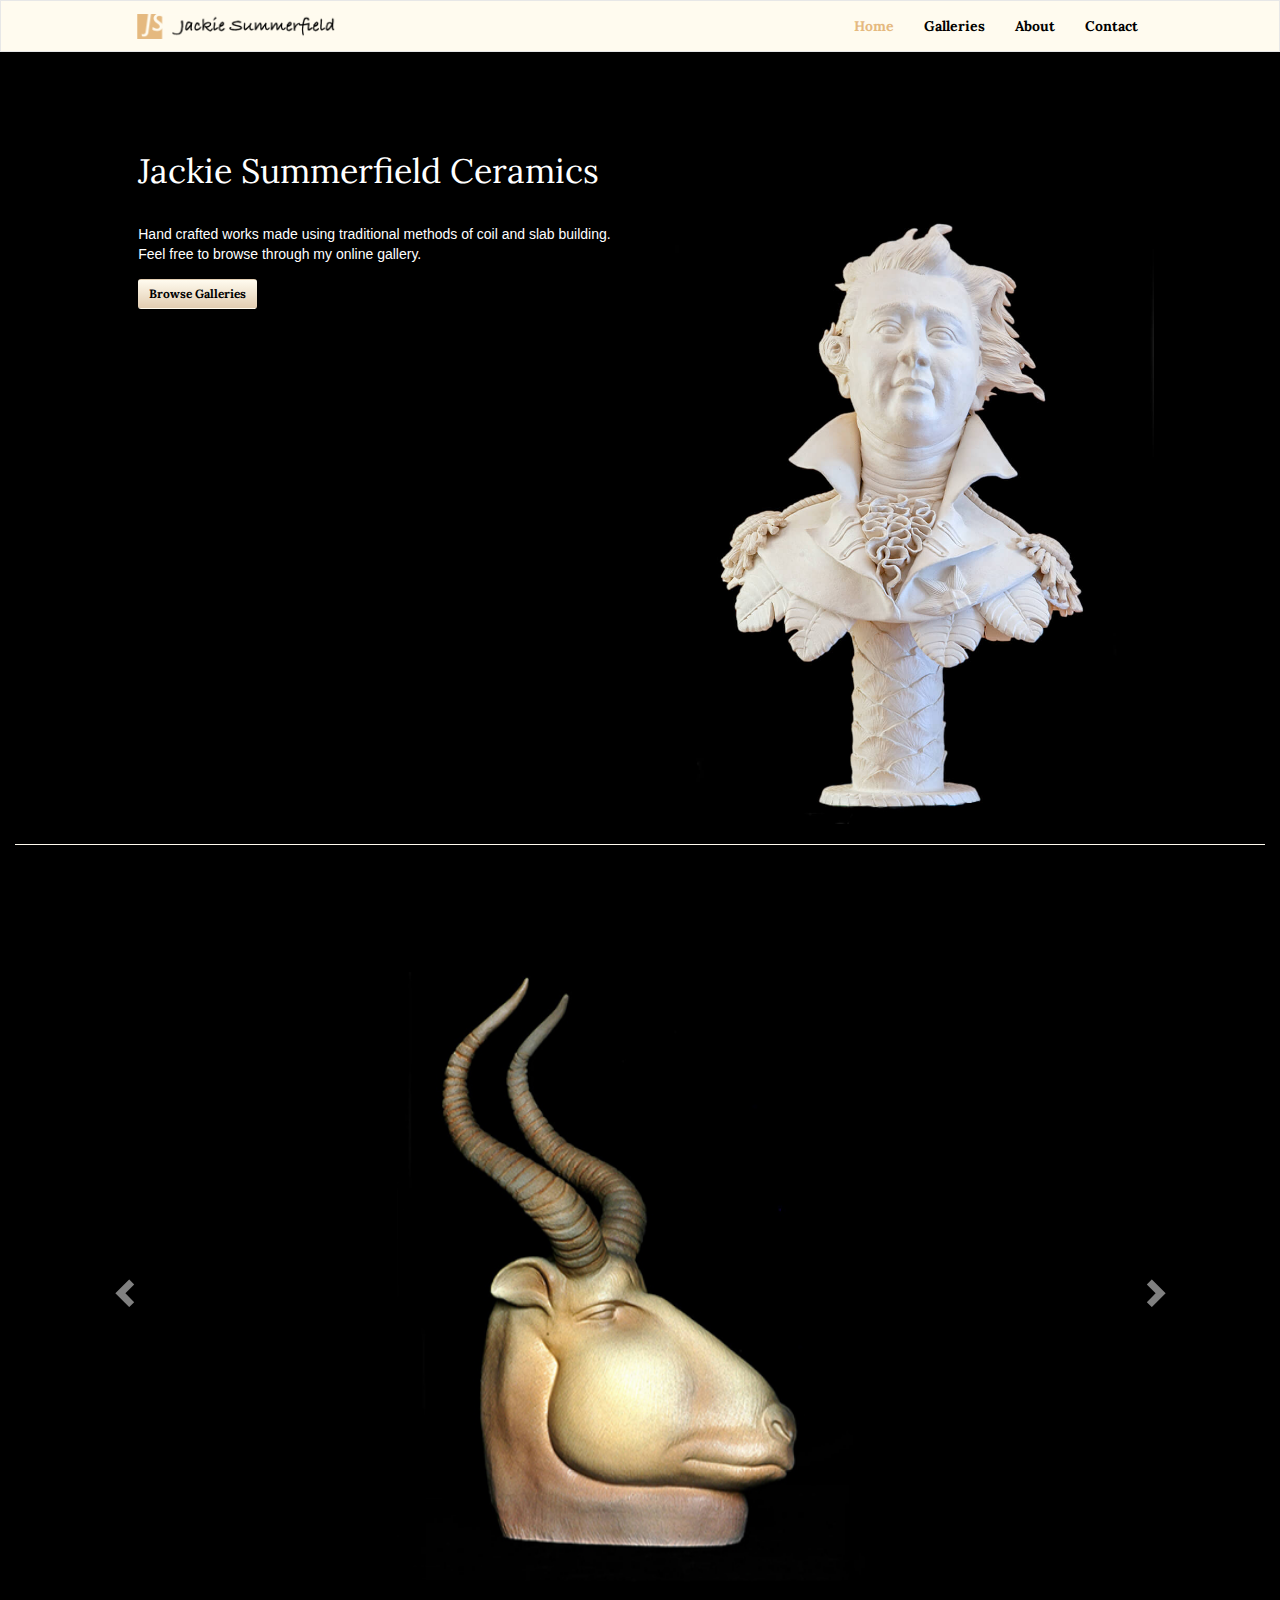
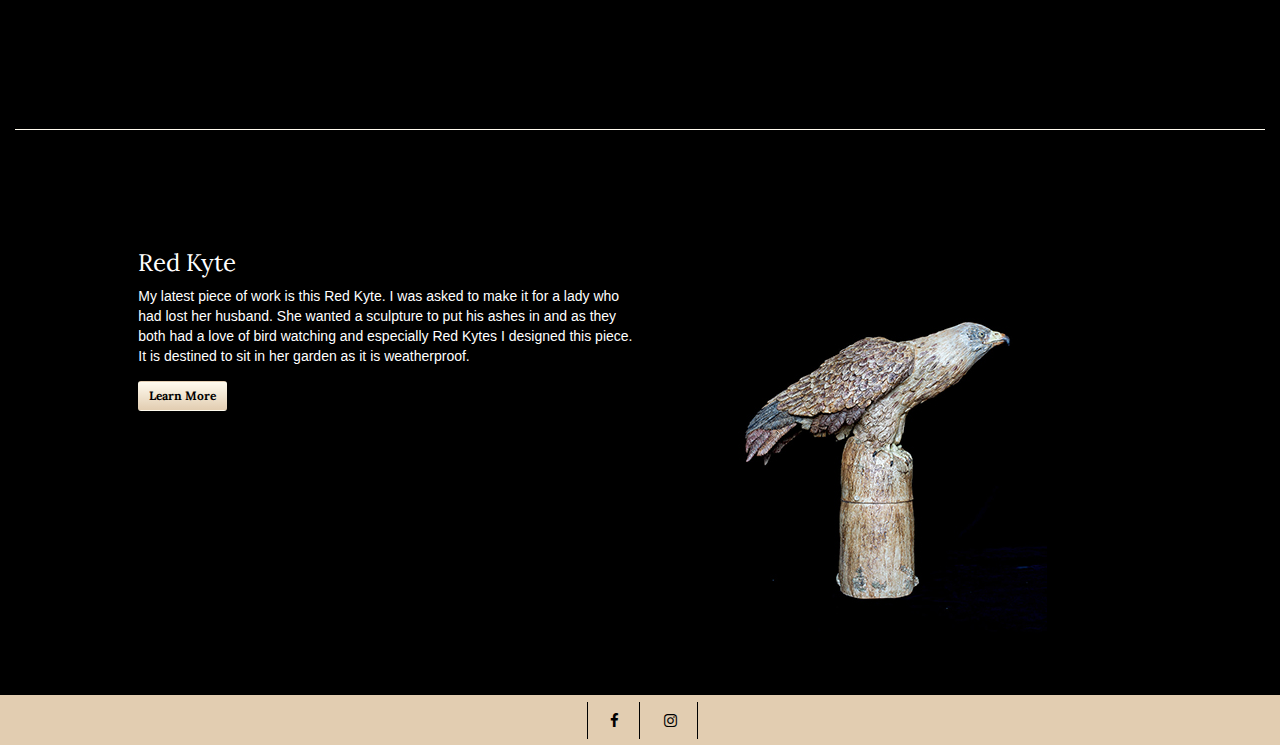
<file: index.html>
<!DOCTYPE html>
<html lang="en">
<head>
<!-- Global site tag (gtag.js) - Google Analytics -->
<script async src="https://www.googletagmanager.com/gtag/js?id=UA-126964852-1"></script>
<script>
  window.dataLayer = window.dataLayer || [];
  function gtag(){dataLayer.push(arguments);}
  gtag('js', new Date());

  gtag('config', 'UA-126964852-1');
</script>
<meta charset="utf-8">
<meta name="viewport" content="width=device-width, initial-scale=1.0">
<meta name="Description" content="Ceramics, Sculptor, Ceramic portrature, Anmial Sculptures, Sculptures">
<meta name="google-site-verification" content="Q5gagdfETzAcwWKNXW7pykFk4oWIcl03kajCCVgRbmA" />
<meta name="Keywords" content="Ceramics, Sculptor, Ceramic portrature, Anmial Sculptures, Sculptures">
<meta name="author" content="Jed Boyle @ www.jedboyle.com">
<title>Jackie Summerfield Ceramics | Sculptures by commission</title>
<meta http-equiv="X-UA-Compatible" content="ie=edge">
<link rel="stylesheet" href="https://maxcdn.bootstrapcdn.com/bootstrap/3.3.7/css/bootstrap.min.css">
<link href="https://maxcdn.bootstrapcdn.com/font-awesome/4.4.0/css/font-awesome.min.css" rel="stylesheet"/>
<link href="https://maxcdn.bootstrapcdn.com/bootstrap/3.3.5/css/bootstrap.min.css" rel="stylesheet"/>
<link rel="shortcut icon" type="image/png" href="assets/images/logo/favicon.jpg">
<link rel="stylesheet" href="assets/css/styles.css">
</head>

<body>
<header> 
  
  <!--Navbar-->
  <nav class="navbar navbar-default">
    <div class="container-fluid1"> 
      <!--Logo-->
      <div class="navbar-header"> <a href="index.html" class="navbar-brand"> <img src="assets/images/logo/logo.png" width="200" alt="Jackie Summerfield Seramics Logo"> </a>
        <button type="button" class="navbar-toggle collapsed" data-toggle="collapse" data-target="#navbar"> <span class="sr-only">Toggle navigation</span> <span class="icon-bar"></span> <span class="icon-bar"></span> <span class="icon-bar"></span> </button>
      </div>
      <div class="navbar-collapse collapse" id="navbar">
        <ul class="nav navbar-nav navbar-right">
          <li class="active"><a href="index.html">Home</a></li>
          <li><a href="catagories.html">Galleries</a></li>
          <li><a href="about.html">About</a></li>
          <li><a href="contact.html">Contact</a></li>
        </ul>
      </div>
    </div>
  </nav>
</header>

<!-- callout -->
<div class="container-fluid callout-with-border">
  <section class="callout">
    <div class="row">
      <div class="col-xs-12">
        <div class="header">
          <h1>Jackie Summerfield Ceramics</h1>
        </div>
      </div>
    </div>
    <div class="row">
      <div class="col-xs-12  col-sm-6 col-md-6 col-lg-6">
        <div class="callout1">
          <p>Hand crafted works made using traditional methods of coil and slab building. Feel free to browse through my online gallery.</p>
          <a href="catagories.html" class="btn btn-sm btn-defalt">Browse Galleries</a> </div>
      </div>
      <div class="callout2 text-center">
        <div class="col-xs-12 col-sm-6 col-md-6 col-lg-6">
          <div class="feature2"> <img src="assets/images/portraits/003george1v.jpg" width="360" alt="King George the IV Sculpture"><br>
            <br>
          </div>
        </div>
      </div>
    </div>
  </section>
  
  <!-- Carousel -->
  <div class="container-fluid carousel-container">
    <div class="carousel">
      <div class="container-fluid"> <br>
        <div id="myCarousel" class="carousel slide" data-ride="carousel"> 
          <!-- Indicators --> 
          
          <!-- Wrapper for slides -->
          <div class="carousel-inner" role="listbox">
            <div class="item active"> <img src="assets/images/carousel/02antelope.jpg" alt="Antelope Sculpture" width="460" height="345"> </div>
            <div class="item"> <img src="assets/images/carousel/001greyowl.jpg" alt="Woman Sculpture" width="350" > </div>
            <div class="item"> <img src="assets/images/carousel/display3.jpg" alt="Woman Sculpture" width="350" > </div>
            <div class="item"> <img src="assets/images/carousel/display5.jpg" alt="Seaguls Sculpture" width="350" > </div>
          </div>
        </div>
        
        <!-- Left and right controls --> 
        <a class="left carousel-control" href="#myCarousel" role="button" data-slide="prev"> <span class="glyphicon glyphicon-chevron-left" aria-hidden="true"></span> <span class="sr-only">Previous</span> </a> <a class="right carousel-control" href="#myCarousel" role="button" data-slide="next"> <span class="glyphicon glyphicon-chevron-right" aria-hidden="true"></span> <span class="sr-only">Next</span> </a> </div>
    </div>
  </div>
  <div class="container-fluid1 new-additions-container-with-border"> 
    
    <!-- New Additions -->
    <section class="features">
      <div class="row">
        <div class="col-xs-12">
          <div class="header"> </div>
        </div>
      </div>
      <div class="row">
        <div class="col-xs-12  col-sm-6">
          <div class="feature">
            <h3>Red Kyte</h3>
            <p>My latest piece of work is this Red Kyte. I was asked to make it for a lady who had lost her husband. She wanted a sculpture to put his ashes in and as they both had a love of bird watching and especially Red Kytes I designed this piece. It is destined to sit in her garden as it is weatherproof.</p>
            <a href="catagories.html" class="btn btn-sm btn-defalt">Learn More</a> </div>
        </div>
        <div class="row3">
          <div class="col-xs-12 col-sm-6 text-center">
            <div class="feature3"> <img src="assets/images/display/008redkyte.jpg" alt="French Bulldog Sculpture"><br>
              <br>
            </div>
          </div>
        </div>
      </div>
    </section>
  </div>
</div>

<!-- footer -->
<footer class="footer">
  <div class="containerf text-center"> <a href="https://www.facebook.com/jackiesummerfield.co.uk/" target="_blank"><i class="fa fa-facebook"></i></a> <a href="https://www.instagram.com/jsummerfield21/" target="_blank"><i class="fa fa-instagram"></i></a></div>
</footer>
<script src="https://ajax.googleapis.com/ajax/libs/jquery/3.3.1/jquery.min.js"></script> 
<script src="https://maxcdn.bootstrapcdn.com/bootstrap/3.3.7/js/bootstrap.min.js"></script>
</body>
</html>
</file>
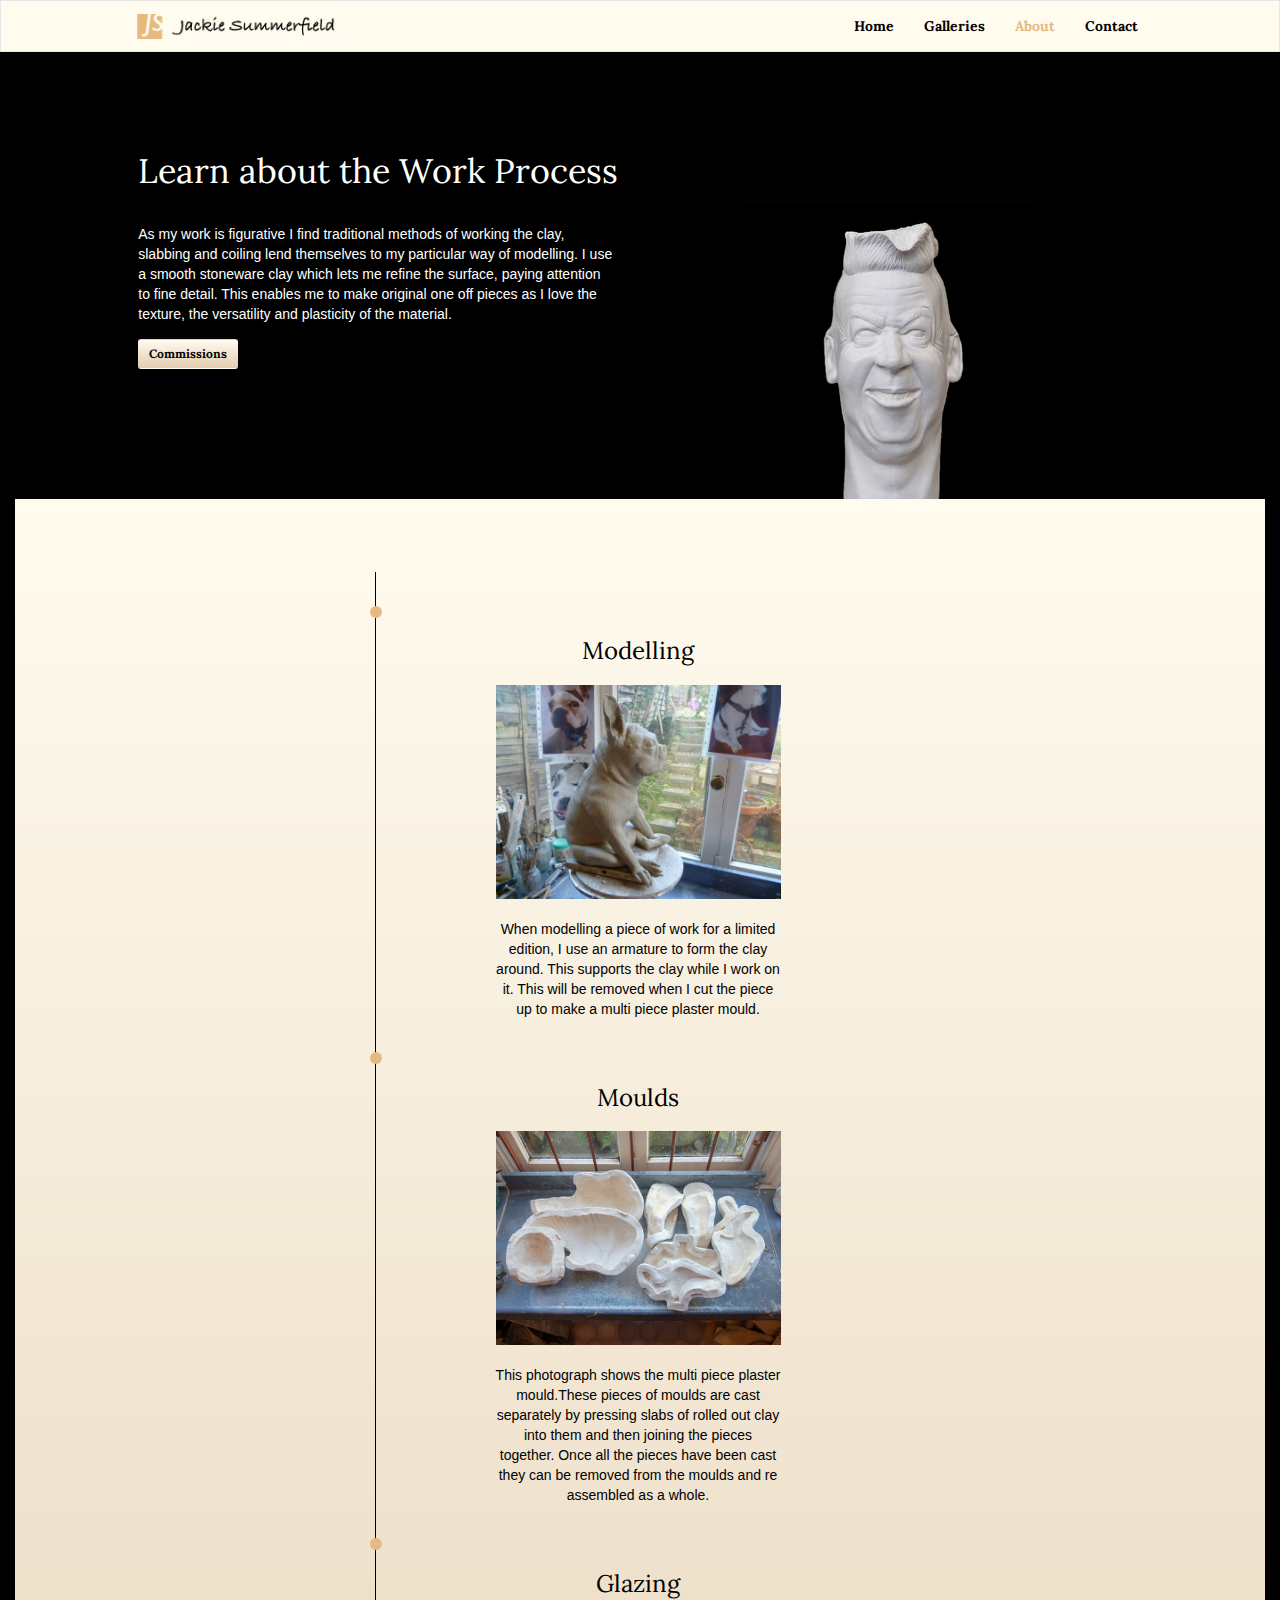
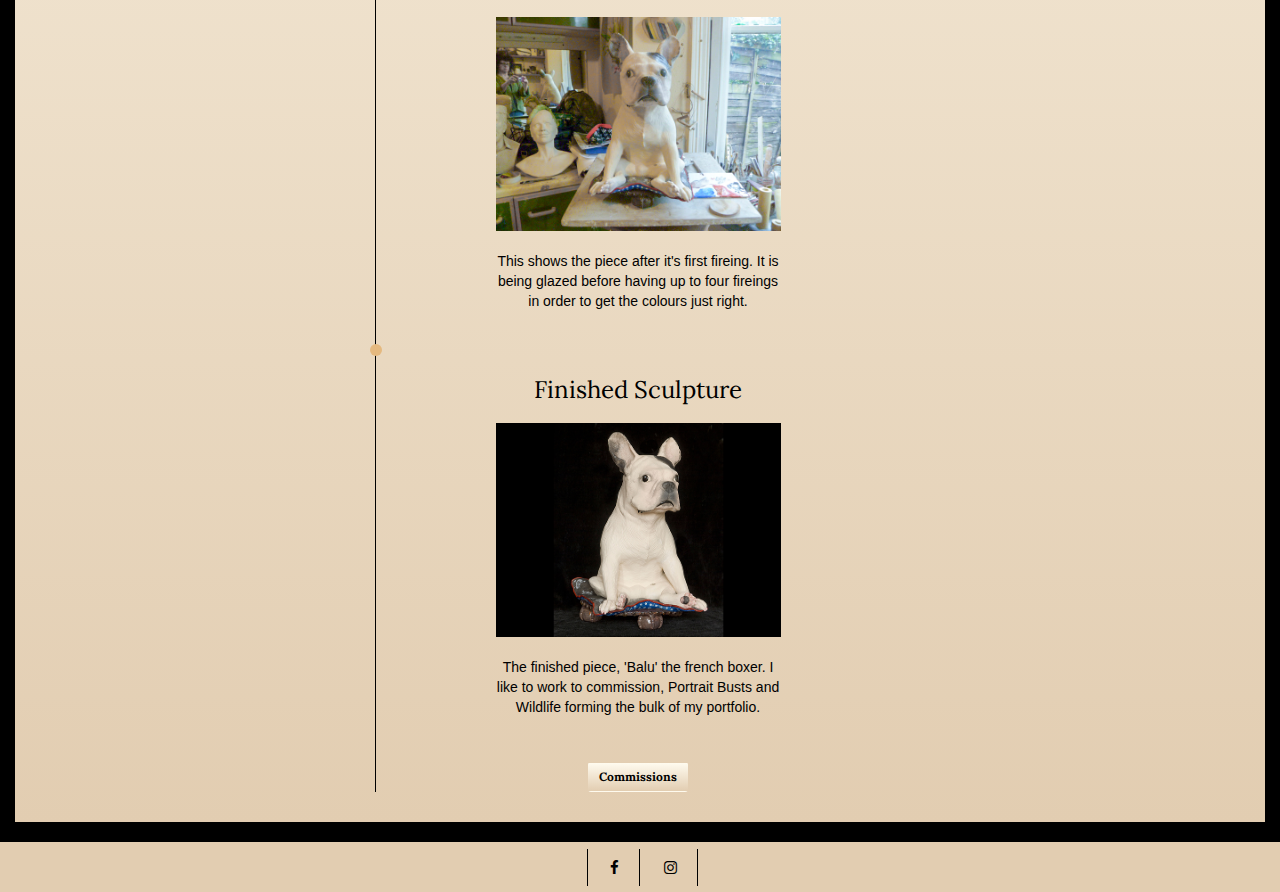
<file: about.html>
<!DOCTYPE html>
<html lang="en">
<head>
<!-- Global site tag (gtag.js) - Google Analytics -->
<script async src="https://www.googletagmanager.com/gtag/js?id=UA-126964852-1"></script>
<script>
  window.dataLayer = window.dataLayer || [];
  function gtag(){dataLayer.push(arguments);}
  gtag('js', new Date());

  gtag('config', 'UA-126964852-1');
</script>
<meta charset="utf-8">
<meta name="viewport" content="width=device-width, initial-scale=1.0">
<meta name="Description" content="Ceramics, Sculptor, Ceramic portrature, Anmial Sculptures, Sculptures">
<meta name="Keywords" content="Ceramics, Sculptor, Ceramic portrature, Anmial Sculptures, Sculptures">
<meta name="author" content="Jed Boyle @ www.jedboyle.com">
<title>Jackie Summerfield Ceramics | Sculptures by commission</title>
<meta http-equiv="X-UA-Compatible" content="ie=edge">
<link rel="stylesheet" href="https://maxcdn.bootstrapcdn.com/bootstrap/3.3.7/css/bootstrap.min.css">
<link href="https://maxcdn.bootstrapcdn.com/font-awesome/4.4.0/css/font-awesome.min.css" rel="stylesheet"/>
<link href="https://maxcdn.bootstrapcdn.com/bootstrap/3.3.5/css/bootstrap.min.css" rel="stylesheet"/>
<link rel="shortcut icon" type="image/png" href="assets/images/logo/favicon.jpg">
<link rel="stylesheet" href="assets/css/styles.css">
<style>
	section > div > div > div > div > div > p {
		color: black;
	}
	  
	 </style>
</head>

<body>
<header> 
  
  <!--Navbar-->
  <nav class="navbar navbar-default">
    <div class="container-fluid1"> 
      <!--Logo-->
      <div class="navbar-header"> <a href="index.html" class="navbar-brand"> <img src="assets/images/logo/logo.png" width="200" alt="Jackie Summerfield Seramics Logo"> </a>
        <button type="button" class="navbar-toggle collapsed" data-toggle="collapse" data-target="#navbar"> <span class="sr-only">Toggle navigation</span> <span class="icon-bar"></span> <span class="icon-bar"></span> <span class="icon-bar"></span> </button>
      </div>
      <div class="navbar-collapse collapse" id="navbar">
        <ul class="nav navbar-nav navbar-right">
          <li><a href="index.html">Home</a></li>
          <li><a href="catagories.html">Galleries</a></li>
          <li class="active"><a href="about.html">About</a></li>
          <li><a href="contact.html">Contact</a></li>
        </ul>
      </div>
    </div>
  </nav>
</header>

<!-- callout -->
<div class="container-fluid callout-with-border">
  <section class="callout">
    <div class="row">
      <div class="col-xs-12">
        <div class="header">
          <h1>Learn about the Work Process</h1>
        </div>
      </div>
    </div>
    <div class="row">
      <div class="col-xs-12  col-sm-6 col-md-6 col-lg-6">
        <div class="callout1">
          <p>As my work is figurative I find traditional methods of working the clay, slabbing and coiling lend themselves to my particular way of modelling. I use a smooth stoneware clay which lets me refine the surface, paying attention to fine detail. This enables me to make original one off pieces as I love the texture, the versatility and plasticity of the material. </p>
          <a href="contact.html" class="btn btn-sm btn-defalt">Commissions</a> </div>
      </div>
      <div class="callout2 text-center">
        <div class="col-xs-12 col-sm-6 col-md-6 col-lg-6">
          <div class="feature4"> <img src="assets/images/display/009johnhessey.jpg" width="300" alt="King George the IV Sculpture"> </div>
        </div>
      </div>
    </div>
  </section>
  <div class="container-fluid new-additions-container-with-border-top"> 
    
    <!-- work process -->
    <section class="container-fluid_">
      <div class="row row-table">
        <div class="col-xs-12 col-sm-12 col-md-12 bg-color-work-history section-column">
          <div class="work-process-items">
            <div class="timeline-item">
              <div class="pro-pic">
                <h5>Modelling</h5>
                <img src="assets/images/about/Making1.JPG" alt="Woman Portrait Sculpture with Lizard" width="285"> <br>
                <br>
                <p>When modelling a piece of work for a limited edition, I use an armature to form the clay around. This supports the clay while I work on it. This will be removed when I cut the piece up to make a multi piece plaster mould. </p>
              </div>
            </div>
            <div class="timeline-item">
              <div class="pro-pic">
                <h5>Moulds</h5>
                <img src="assets/images/about/Moulds2.jpg" alt="Woman Portrait Sculpture with Lizard" width="285"> <br>
                <br>
                <p>This photograph shows the multi piece plaster mould.These pieces of moulds are cast separately by pressing slabs of rolled out clay into them and then joining the pieces together. Once all the pieces have been cast they can be removed from the moulds and re assembled as a whole. </p>
              </div>
            </div>
            <div class="timeline-item">
              <div class="pro-pic">
                <h5>Glazing</h5>
                <img src="assets/images/about/Glazing3.JPG" alt="Woman Portrait Sculpture with Lizard" width="285"> <br>
                <br>
                <p>This shows the piece after it's first fireing. It is being glazed before having up to four fireings in order to get the colours just right. </p>
              </div>
            </div>
            <div class="timeline-item">
              <div class="pro-pic">
                <h5>Finished Sculpture</h5>
                <img src="assets/images/about/Balu4.jpg" alt="Woman Portrait Sculpture with Lizard" width="285"> <br>
                <br>
                <p>The finished piece, 'Balu' the french boxer. I like to work to commission, Portrait Busts and Wildlife forming the bulk of my portfolio.</p>
                <br>
                <br>
                <a href="contact.html" class="btn btn-sm btn-defalt">Commissions</a> </div>
            </div>
          </div>
        </div>
      </div>
    </section>
  </div>
</div>

<!-- footer -->
<footer class="footer">
  <div class="containerf text-center"> <a href="https://www.facebook.com/jackiesummerfield.co.uk/" target="_blank"><i class="fa fa-facebook"></i></a> <a href="https://www.instagram.com/jsummerfield21/" target="_blank"><i class="fa fa-instagram"></i></a></div>
</footer>
<script src="https://ajax.googleapis.com/ajax/libs/jquery/3.3.1/jquery.min.js"></script> 
<script src="https://maxcdn.bootstrapcdn.com/bootstrap/3.3.7/js/bootstrap.min.js"></script>
</body>
</html>
</file>
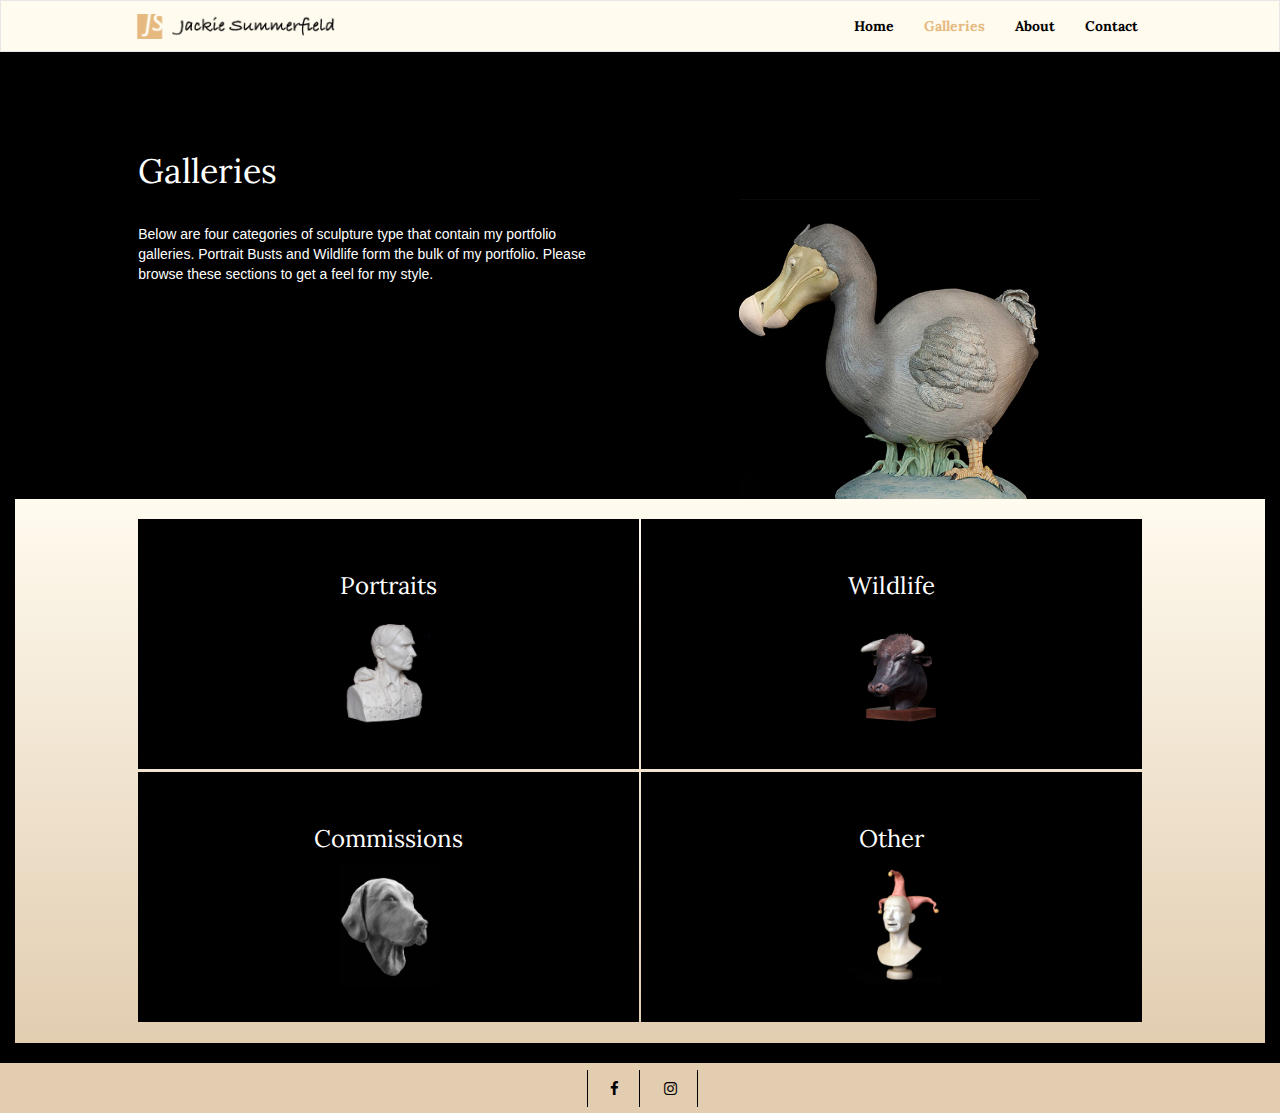
<file: catagories.html>
<!DOCTYPE html>
<html lang="en">
<head>
<!-- Global site tag (gtag.js) - Google Analytics -->
<script async src="https://www.googletagmanager.com/gtag/js?id=UA-126964852-1"></script>
<script>
  window.dataLayer = window.dataLayer || [];
  function gtag(){dataLayer.push(arguments);}
  gtag('js', new Date());

  gtag('config', 'UA-126964852-1');
</script>
<meta charset="utf-8">
<meta name="viewport" content="width=device-width, initial-scale=1.0">
<meta name="Description" content="Ceramics, Sculptor, Ceramic portrature, Anmial Sculptures, Sculptures">
<meta name="Keywords" content="Ceramics, Sculptor, Ceramic portrature, Anmial Sculptures, Sculptures">
<meta name="author" content="Jed Boyle @ www.jedboyle.com">
<title>Jackie Summerfield Ceramics | Sculptures by commission</title>
<meta http-equiv="X-UA-Compatible" content="ie=edge">
<link rel="stylesheet" href="https://maxcdn.bootstrapcdn.com/bootstrap/3.3.7/css/bootstrap.min.css">
<link href="https://maxcdn.bootstrapcdn.com/font-awesome/4.4.0/css/font-awesome.min.css" rel="stylesheet"/>
<link href="https://maxcdn.bootstrapcdn.com/bootstrap/3.3.5/css/bootstrap.min.css" rel="stylesheet"/>
<link rel="shortcut icon" type="image/png" href="assets/images/logo/favicon.jpg">
<link rel="stylesheet" href="assets/css/styles.css">
</head>

<body>
<header> 
  
  <!--Navbar-->
  <nav class="navbar navbar-default">
    <div class="container-fluid1"> 
      <!--Logo-->
      <div class="navbar-header"> <a href="index.html" class="navbar-brand"> <img src="assets/images/logo/logo.png" width="200" alt="Jackie Summerfield Seramics Logo"> </a>
        <button type="button" class="navbar-toggle collapsed" data-toggle="collapse" data-target="#navbar"> <span class="sr-only">Toggle navigation</span> <span class="icon-bar"></span> <span class="icon-bar"></span> <span class="icon-bar"></span> </button>
      </div>
      <div class="navbar-collapse collapse" id="navbar">
        <ul class="nav navbar-nav navbar-right">
          <li><a href="index.html">Home</a></li>
          <li class="active"><a href="catagories.html">Galleries</a></li>
          <li><a href="about.html">About</a></li>
          <li><a href="contact.html">Contact</a></li>
        </ul>
      </div>
    </div>
  </nav>
</header>

<!-- callout -->
<div class="container-fluid callout-with-border">
  <section class="callout">
    <div class="row">
      <div class="col-xs-12">
        <div class="header">
          <h1>Galleries</h1>
        </div>
      </div>
    </div>
    <div class="row">
      <div class="col-xs-12  col-sm-6 col-md-6 col-lg-6">
        <div class="callout1">
          <p>Below are four categories of sculpture type that contain my portfolio galleries. Portrait Busts and Wildlife form the bulk of my portfolio. Please browse these sections to get a feel for my style. <br>
            <br>
            <br>
            <br>
            <br>
          </p>
        </div>
      </div>
      <div class="callout2 text-center">
        <div class="col-xs-12 col-sm-6 col-md-6 col-lg-6">
          <div class="feature4"> <img src="assets/images/display/013dodo.jpg" width="300" alt="King George the IV Sculpture"> </div>
        </div>
      </div>
    </div>
  </section>
  
  <!-- categories -->
  
  <section class="catagory-background">
    <div class="container-fluid catagories-with-border"> <br>
      <div class="row">
        <div class="col-xs-12 col-sm-6 col-md-6"><a href="portraits.html">
          <div class="catagories">
            <div class="wrapper col-xs-6 col-sm-6 col-md-6">
              <div class="cataname">
                <h3>Portraits</h3>
              </div>
              <div class="catapic"> <img src="assets/images/portraits/001greyowl.jpg" alt="Woman Portrait Sculpture with Lizard" width="100"> </div>
            </div>
          </div>
          </a> </div>
        <div class="col-xs-12 col-sm-6 col-md-6"><a href="wildlife.html">
          <div class="catagories">
            <div class="wrapper col-xs-6 col-sm-6 col-md-6">
              <div class="cataname">
                <h3>Wildlife</h3>
              </div>
              <div class="catapic"> <img src="assets/images/wildlife/006spanishbull.jpg" alt="Bison Sculpture" width="100"> </div>
            </div>
          </div>
          </a> </div>
      </div>
      <div class="row">
        <div class="col-xs-12 col-sm-6 col-md-6"><a href="commissions.html">
          <div class="catagories">
            <div class="wrapper col-xs-6 col-sm-6 col-md-6">
              <div class="cataname">
                <h3>Commissions</h3>
              </div>
              <div class="catapic"> <img src="assets/images/Commissions/001eddy.jpg" alt="Ganesh Sculpture" width="100"> </div>
            </div>
          </div>
          </a></div>
        <div class="col-xs-12 col-sm-6 col-md-6"><a href="other.html">
          <div class="catagories">
            <div class="wrapper col-xs-6 col-sm-6 col-md-6">
              <div class="cataname">
                <h3>Other</h3>
              </div>
              <div class="catapic"> <img src="assets/images/others/007maddox.JPG" alt="Jester Sculpture" width="100"> </div>
            </div>
          </div>
          </a> </div>
      </div>
    </div>
  </section>
</div>

<!-- footer -->
<footer class="footer">
  <div class="containerf text-center"> <a href="https://www.facebook.com/jackiesummerfield.co.uk/" target="_blank"><i class="fa fa-facebook"></i></a> <a href="https://www.instagram.com/jsummerfield21/" target="_blank"><i class="fa fa-instagram"></i></a></div>
</footer>
<script src="https://ajax.googleapis.com/ajax/libs/jquery/3.3.1/jquery.min.js"></script> 
<script src="https://maxcdn.bootstrapcdn.com/bootstrap/3.3.7/js/bootstrap.min.js"></script>
</body>
</html>
</file>
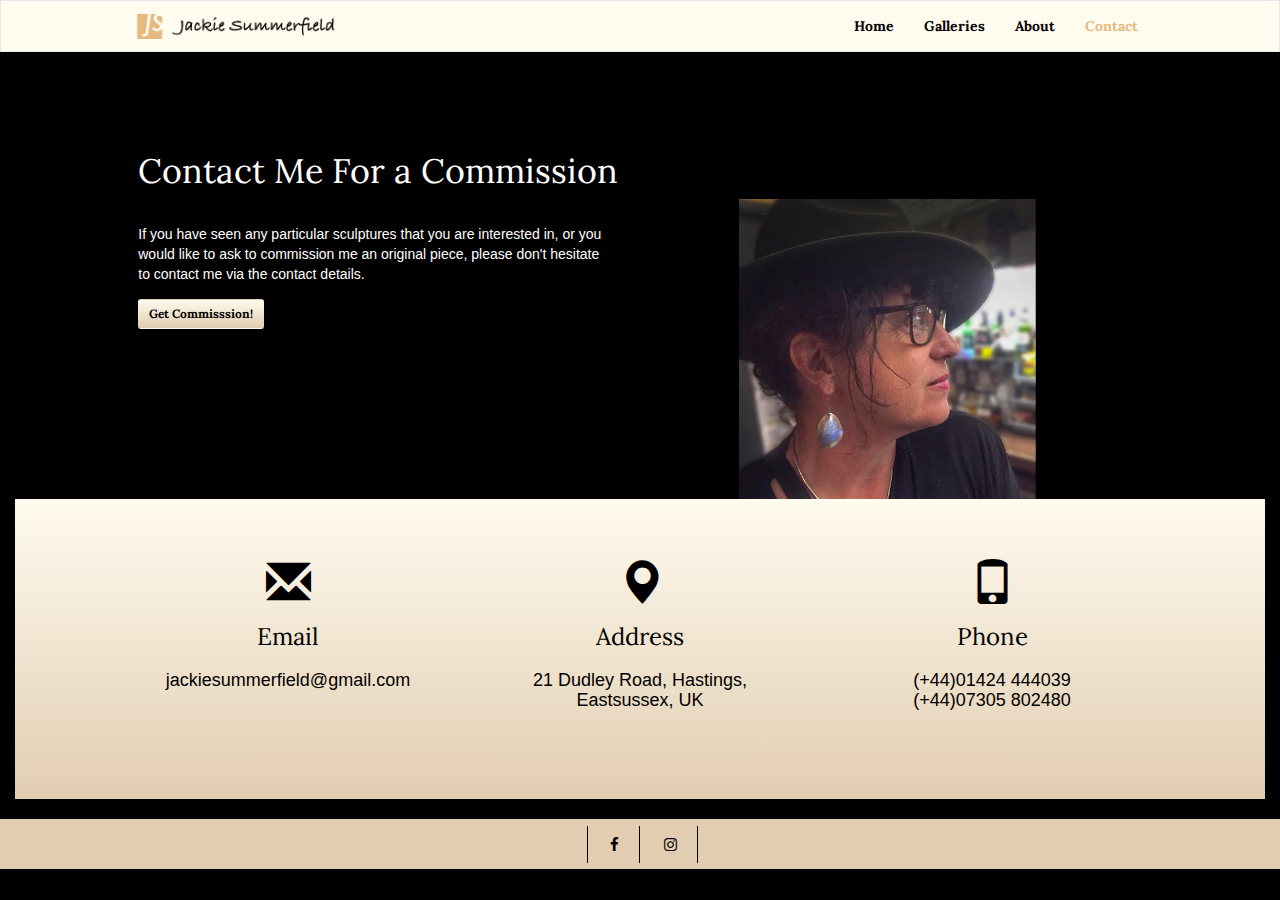
<file: contact.html>
<!DOCTYPE html>
<html lang="en">
<head>
<!-- Global site tag (gtag.js) - Google Analytics -->
<script async src="https://www.googletagmanager.com/gtag/js?id=UA-126964852-1"></script>
<script>
  window.dataLayer = window.dataLayer || [];
  function gtag(){dataLayer.push(arguments);}
  gtag('js', new Date());

  gtag('config', 'UA-126964852-1');
</script>
<meta charset="utf-8">
<meta name="viewport" content="width=device-width, initial-scale=1.0">
<meta name="Description" content="Ceramics, Sculptor, Ceramic portrature, Anmial Sculptures, Sculptures">
<meta name="Keywords" content="Ceramics, Sculptor, Ceramic portrature, Anmial Sculptures, Sculptures">
<meta name="author" content="Jed Boyle @ www.jedboyle.com">
<title>Jackie Summerfield Ceramics | Sculptures by commission</title>
<meta http-equiv="X-UA-Compatible" content="ie=edge">
<link rel="stylesheet" href="https://maxcdn.bootstrapcdn.com/bootstrap/3.3.7/css/bootstrap.min.css">
<link href="https://maxcdn.bootstrapcdn.com/font-awesome/4.4.0/css/font-awesome.min.css" rel="stylesheet"/>
<link href="https://maxcdn.bootstrapcdn.com/bootstrap/3.3.5/css/bootstrap.min.css" rel="stylesheet"/>
<link rel="shortcut icon" type="image/png" href="assets/images/logo/favicon.jpg">
<link rel="stylesheet" href="assets/css/styles.css">
</head>

<body>
<header> 
  
  <!--Navbar-->
  <nav class="navbar navbar-default">
    <div class="container-fluid1"> 
      <!--Logo-->
      <div class="navbar-header"> <a href="index.html" class="navbar-brand"> <img src="assets/images/logo/logo.png" width="200" alt="Jackie Summerfield Seramics Logo"> </a>
        <button type="button" class="navbar-toggle collapsed" data-toggle="collapse" data-target="#navbar"> <span class="sr-only">Toggle navigation</span> <span class="icon-bar"></span> <span class="icon-bar"></span> <span class="icon-bar"></span> </button>
      </div>
      <div class="navbar-collapse collapse" id="navbar">
        <ul class="nav navbar-nav navbar-right">
          <li><a href="index.html">Home</a></li>
          <li><a href="catagories.html">Galleries</a></li>
          <li><a href="about.html">About</a></li>
          <li class="active"><a href="contact.html">Contact</a></li>
        </ul>
      </div>
    </div>
  </nav>
</header>

<!-- callout -->
<div class="container-fluid callout-with-border">
  <section class="callout">
    <div class="row">
      <div class="col-xs-12">
        <div class="header">
          <h1>Contact Me For a Commission</h1>
        </div>
      </div>
    </div>
    <div class="row">
      <div class="col-xs-12  col-sm-6 col-md-6 col-lg-6">
        <div class="callout1">
          <p>If you have seen any particular sculptures that you are interested in, or you would like to ask to commission me an original piece, please don't hesitate to contact me via the contact details.
            <!--or the ‘Get Commission’ form button.-->
          </p>
          <p>
            <button class="btn btn-sm btn-defalt" data-toggle="modal" data-target="#signUpModal">Get Commisssion!</button>
          </p>
        </div>
      </div>
      <div class="callout2 text-center">
        <div class="col-xs-12 col-sm-6 col-md-6 col-lg-6">
          <div class="feature4"> <img src="assets/images/display/Jackie2.jpg" width="300" alt="King George the IV Sculpture"> </div>
        </div>
      </div>
    </div>
  </section>
  <!-- cotact area -->
  <div class="container-fluid new-additions-container-with-border-top2">
    <section class="container-fluid_">
      <div class="row"><br>
        <div class="col-xs-12 col-sm-4 col-md-4 col-lg-4">
          <div class="contact">
            <h5><span class="glyphicon glyphicon-envelope "></span>Email</h5>
            <h4>jackiesummerfield@gmail.com</h4>
          </div>
        </div>
        <div class="col-xs-12 col-sm-4 col-md 4 col-lg-4">
          <div class="contact">
            <h5><span class="glyphicon glyphicon-map-marker "></span>Address</h5>
            <h4>21 Dudley Road, Hastings, <br>
              Eastsussex, UK</h4>
          </div>
        </div>
        <div class="col-xs-12 col-sm-4 col-md 4 col-lg-4">
          <div class="contact">
            <h5><span class="glyphicon glyphicon-phone"></span>Phone</h5>
            <h4>(+44)01424 444039<br>
              (+44)07305 802480</h4>
          </div>
        </div>
      </div>
    </section>
  </div>
</div>

<!-- modal -->

<div class="modal fade" id="signUpModal" tabindex="-1" role="dialog" aria-labelledby="myModalLabel">
  <div class="modal-dialog" role="document">
    <div class="modal-content">
      <div class="modal-header">
        <button type="button" class="close" data-dismiss="modal" aria-label="Close"><span aria-hidden="true">&times;</span></button>
        <h4 class="modal-title" id="myModalLabel">Send Me A Message</h4>
      </div>
      <div class="modal-body">
        <form>
          <div class="form-group">
            <label for="email">Email address</label>
            <input type="email" class="form-control" id="email" placeholder="Email">
          </div>
          <div class="form-group">
            <label for="message">Message</label>
            <textarea class="form-control" rows="3" id="message" placeholder="Message"></textarea>
          </div>
          <button class="btn btn-sm btn-defalt" type="submit" >Submit!</button>
        </form>
      </div>
    </div>
  </div>
</div>

<!-- footer -->
<footer class="footer">
  <div class="containerf text-center"> <a href="https://www.facebook.com/jackiesummerfield.co.uk/" target="_blank"><i class="fa fa-facebook"></i></a> <a href="https://www.instagram.com/jsummerfield21/" target="_blank"><i class="fa fa-instagram"></i></a></div>
</footer>
<script src="https://ajax.googleapis.com/ajax/libs/jquery/3.3.1/jquery.min.js"></script>
<script src="https://maxcdn.bootstrapcdn.com/bootstrap/3.3.7/js/bootstrap.min.js"></script>
</body>
</html>
</file>
<file: assets/css/styles.css>
/*affects all*/

@import url('https://fonts.googleapis.com/css?family=Lora:100,200,300,400,500,600,700|Roboto:100,200,300,400,500,600,700');
body {
	background-color: black;
}
h1 {
	font-family: "Lora";
	color: white;
	font-weight: 300;
	font-size: 34px;
}
h2 {
	font-family: "Lora";
	color: white;
	font-weight: 300;
}
h3 {
	font-family: "Lora";
	color: white;
	font-weight: 300;
}
h4 {
	font-family: 'Gill Sans MT', 'Myriad Pro', 'DejaVu Sans Condensed', Helvetica, Arial, 'sans-serif';
	color: black;
	font-weight: 300;
}
h5 {
	font-family: "Lora";
	color: black;
	font-weight: 300;
	padding-bottom: 10px;
	font-size: 24px;
	text-align: center;
}
h6 {
	font-family: "Lora";
	color: black;
	font-weight: 300;
	padding-bottom: 10px;
	font-size: 24px;
	font-size: 28px;
	text-align: center;
}
h7 {
	font-family: "Lora";
	color: #FFFBEF;
	font-weight: 300;
}
h8 {
	color: white;
	font-size: 10px;
	padding: 16px 32px;
}
h9{
	font-family: "Lora";
	color: black;
	font-weight: 700;
	padding-bottom: 10px;
	font-size: 24px;
	text-align: center;
}


	

p {
	color: white;
}
p1 {
	color: black;
}
p2 {
	color: black;
	text-align: left;
	margin-top: 0px;
	top: 0px;
}
a:link, a:visited, a:active, a:hover {
	text-decoration: none;
}
.header {
	margin-left: 25px;
	margin-top: 100px;
}
.row {
	max-width: 1056px;
	margin-right: 0px;
	margin-left: 0px;
	border-bottom-width: 3px;
}
main {
	max-width: 1030px;
	margin-right: auto;
	margin-left: auto;
	margin-bottom: 0;
	float: none !important;
	margin-top: -20px;
}

a {
    color: #E5B97F;
    text-decoration: none;
}
a {
    color: #E5B97F;
    text-decoration: none;
}
/* navbar*/

.navbar {
	margin-bottom: 0px;
}
.navbar-brand {
	float: left;
	height: 50px;
	padding-top: 13px;
	padding-left: 25px;
	font-size: 18px;
	line-height: 20px;
}
.navbar-default {
	background-color: #FFFBEF;
	border-radius: 0px;
	z-index: 3px;
}
.navbar-default .navbar-nav>.active>a, .navbar-default .navbar-nav>.active>a:focus, .navbar-default .navbar-nav>.active>a:hover {
	color: #E5B97F;
	background-color: transparent;
	font-weight: 900;
}
.navbar-default .navbar-nav>li>a {
	font-family: "Lora";
	color: black;
	font-weight: 900;
}
.navbar-default .navbar-nav>li>a:hover {
	transition: all .5s ease;
	color: #E5B97F;
	font-weight: 900;
}
.navbar-right {
	margin-right: 0px;
}
.navbar-toggle {
	background-color: #E5B97F;
	margin-right: 35px;
}
.icon-bar {
	background-color: #FFFBEF;
}
.navbar-default .navbar-toggle .icon-bar {
	background-color: #FFFBEF;
}
.navbar-default .navbar-toggle:focus, .navbar-default .navbar-toggle:hover {
	background-color: #E5B97F;
}
.navbar-header {
	padding-left: 15px;
}
.collapsed {
	background-color: #E5B97F;
}
/* callout*/

.callout {
	max-width: 1056px;
	margin: 0 auto !important;
	float: none !important;
}
.callout1 {
	margin-top: 25px;
	margin-left: 25px;
	margin-right: 25px;
	margin-bottom: 25px;
	align-content: center;
	
}
.callout1 h1 p {
	width: 70%;
	align-content: center;
}
.btn-group-sm>.btn, .btn-sm {
	padding: 5px 10px;
	font-size: 12px;
	line-height: 1.5;
	border-radius: 3px;
	color: black;
	font-family: "Lora";
	font-weight: 700;
	margin-top: 5px;
	transition: all .5s ease;
	/* Permalink - use to edit and share this gradient: http://colorzilla.com/gradient-editor/#fffbef+0,e2cdb1+100 */
	background: #fffbef; /* Old browsers */
	background: -moz-linear-gradient(top, #fffbef 0%, #e2cdb1 100%); /* FF3.6-15 */
	background: -webkit-linear-gradient(top, #fffbef 0%, #e2cdb1 100%); /* Chrome10-25,Safari5.1-6 */
	background: linear-gradient(to bottom, #fffbef 0%, #e2cdb1 100%); /* W3C, IE10+, FF16+, Chrome26+, Opera12+, Safari7+ */
	filter: progid:DXImageTransform.Microsoft.gradient( startColorstr='#fffbef', endColorstr='#e2cdb1', GradientType=0 ); /* IE6-9 */

}
.feature4 {
	align-content: center;
	margin-right: 30px;
}
.btn-group-sm>.btn, .btn-sm:hover {
	color: #E5B97F;
}
.btn-group-sm>.btn, .btn-sm:hover {
	color: #E5B97F;
}
.callout-with-border {
	width: 100%;
}
.btn2 {
	padding: 5px 10px;
	font-size: 12px;
	line-height: 1.5;
	border-radius: 3px;
	color: black;
	font-family: "Lora";
	font-weight: 700;
	margin-top: 5px;
	transition: all .5s ease;
	margin: auto;
	display: block;
	text-align: center;
	/* Permalink - use to edit and share this gradient: http://colorzilla.com/gradient-editor/#fffbef+0,e2cdb1+100 */
	background: #fffbef; /* Old browsers */
	background: -moz-linear-gradient(top, #fffbef 0%, #e2cdb1 100%); /* FF3.6-15 */
	background: -webkit-linear-gradient(top, #fffbef 0%, #e2cdb1 100%); /* Chrome10-25,Safari5.1-6 */
	background: linear-gradient(to bottom, #fffbef 0%, #e2cdb1 100%); /* W3C, IE10+, FF16+, Chrome26+, Opera12+, Safari7+ */
	filter: progid:DXImageTransform.Microsoft.gradient( startColorstr='#fffbef', endColorstr='#e2cdb1', GradientType=0 ); /* IE6-9 */
	
}
.btn2:hover {
	background-color: #FFFBEF;
	
}
/* carousel*/

.carousel-container {
	border-top: 1px solid #FFFBEF;
	border-bottom: 1px solid #FFFBEF;
	width: 100%;
}
.carousel-inner>.item>img, .carousel-inner>.item>a>img {
	width: 100%;
	margin-top: 0px;
	margin-right: auto;
	margin-left: auto;
	margin-bottom: auto;
	padding-top: 0px;
	text-align: center;
}
.new-additions-container-with-border-top {
	outline-offset: 3px black;
	border-top: solid #FFFBEF;
	/* Permalink - use to edit and share this gradient: http://colorzilla.com/gradient-editor/#fffbef+0,e2cdb1+100 */
	background: #fffbef; /* Old browsers */
	background: -moz-linear-gradient(top, #fffbef 0%, #e2cdb1 100%); /* FF3.6-15 */
	background: -webkit-linear-gradient(top, #fffbef 0%, #e2cdb1 100%); /* Chrome10-25,Safari5.1-6 */
	background: linear-gradient(to bottom, #fffbef 0%, #e2cdb1 100%); /* W3C, IE10+, FF16+, Chrome26+, Opera12+, Safari7+ */
	filter: progid:DXImageTransform.Microsoft.gradient( startColorstr='#fffbef', endColorstr='#e2cdb1', GradientType=0 ); /* IE6-9 */
}
/* new additions*/

.new-additions-container {
	border-top: 1px solid #FFFBEF;
	width: 100%;
}
.new-additions-container-with-border {
	max-width: 1056px;
	margin: 0 auto !important;
	float: none !important;
}
.new-additions-container-with-border-top2 {
	/* Permalink - use to edit and share this gradient: http://colorzilla.com/gradient-editor/#fffbef+0,e2cdb1+100 */
	background: #fffbef; /* Old browsers */
	background: -moz-linear-gradient(top, #fffbef 0%, #e2cdb1 100%); /* FF3.6-15 */
	background: -webkit-linear-gradient(top, #fffbef 0%, #e2cdb1 100%); /* Chrome10-25,Safari5.1-6 */
	background: linear-gradient(to bottom, #fffbef 0%, #e2cdb1 100%); /* W3C, IE10+, FF16+, Chrome26+, Opera12+, Safari7+ */
filter: progid:DXImageTransform.Microsoft.gradient( startColorstr='#fffbef', endColorstr='#e2cdb1', GradientType=0 ); /* IE6-9 */
	width: 100%;
}
.feature {
	margin-left: 25px;
}
/* footer*/

.footer {
	background: #E2CDB1;
	padding-right: 15px;
	padding-left: 6px;
	
	height: 50px;
	width: 100%;
}
.footer a {
	color: black;
	font-size: 15px;
	padding: 10px;
	border-right: 1.5px solid black;
	transition: all .5s ease;
}
.containerf {
	margin-top: 20px;
	padding-top: 15px;
	margin-left: 14px;
}
.fa {
	display: inline-block;
	font: normal normal normal 14px/1 FontAwesome;
	font-size: inherit;
	text-rendering: auto;
	-webkit-font-smoothing: antialiased;
	-moz-osx-font-smoothing: grayscale;
	padding-left: 10px;
	padding-right: 10px;
}
.footer a:first-child {
	border-left: 1.5px solid black;
	padding-left: 12px;
}
.footer a:hover {
	color: #FFFBEF;
}
.feature2 {
	align-content: center;
}
.callout .row .col-xs-12 {
}
.feature3 {
	padding-right: 40px;
	padding-bottom: 20px;
}
.carousel-inner {
	padding-bottom: px;
}
#myCarousel {
	margin-bottom: 30px;
}
.navbar {
}
.container-fluid1 {
	max-width: 1056px;
	margin: 0 auto !important;
	float: none !important;
}
.container-fluid {
	max-width: 100%;
	margin: 0 auto !important;
	float: none !important;
}
/* catagories*/

.col-lg-1, .col-lg-10, .col-lg-11, .col-lg-12, .col-lg-2, .col-lg-3, .col-lg-4, .col-lg-5, .col-lg-6, .col-lg-7, .col-lg-8, .col-lg-9, .col-md-1, .col-md-10, .col-md-11, .col-md-12, .col-md-2, .col-md-3, .col-md-4, .col-md-5, .col-md-6, .col-md-7, .col-md-8, .col-md-9, .col-sm-1, .col-sm-10, .col-sm-11, .col-sm-12, .col-sm-2, .col-sm-3, .col-sm-4, .col-sm-5, .col-sm-6, .col-sm-7, .col-sm-8, .col-sm-9, .col-xs-1, .col-xs-10, .col-xs-11, .col-xs-12, .col-xs-2, .col-xs-3, .col-xs-4, .col-xs-5, .col-xs-6, .col-xs-7, .col-xs-8, .col-xs-9 {
	position: relative;
	min-height: 1px;
	padding-right: 1.25px;
	padding-left: 1.25px;
}
.catagory-background {
	/* Permalink - use to edit and share this gradient: http://colorzilla.com/gradient-editor/#fffbef+0,e2cdb1+100 */
	background: #fffbef; /* Old browsers */
	background: -moz-linear-gradient(top, #fffbef 0%, #e2cdb1 100%); /* FF3.6-15 */
	background: -webkit-linear-gradient(top, #fffbef 0%, #e2cdb1 100%); /* Chrome10-25,Safari5.1-6 */
	background: linear-gradient(to bottom, #fffbef 0%, #e2cdb1 100%); /* W3C, IE10+, FF16+, Chrome26+, Opera12+, Safari7+ */
filter: progid:DXImageTransform.Microsoft.gradient( startColorstr='#fffbef', endColorstr='#e2cdb1', GradientType=0 ); /* IE6-9 */
}
.row3 {
	width: 100%;
}
.catagories {
	height: 250px;
	background-color: black;
	margin: auto;
	width: 100%;
	margin-bottom: 3px;
	margin-top: 0px;
	display: flex;
	align-items: center;
	transition: all .7s ease;
}
.catagories:hover {
	opacity: .8;
}
.cataname {
	margin-left: auto;
	margin-right: auto;
	text-align: center;
}
.catapic {
	margin-left: auto;
	margin-right: auto;
	text-decoration: none;
}
.wrapper {
	text-align: center;
	margin: auto;
}
.catagories-with-border {
	/* Permalink - use to edit and share this gradient: http://colorzilla.com/gradient-editor/#fffbef+0,e2cdb1+100 */
	background: #fffbef; /* Old browsers */
	background: -moz-linear-gradient(top, #fffbef 0%, #e2cdb1 100%); /* FF3.6-15 */
	background: -webkit-linear-gradient(top, #fffbef 0%, #e2cdb1 100%); /* Chrome10-25,Safari5.1-6 */
	background: linear-gradient(to bottom, #fffbef 0%, #e2cdb1 100%); /* W3C, IE10+, FF16+, Chrome26+, Opera12+, Safari7+ */
filter: progid:DXImageTransform.Microsoft.gradient( startColorstr='#fffbef', endColorstr='#e2cdb1', GradientType=0 ); /* IE6-9 */
	max-width: 1056px;
	padding-bottom: 18px;
	padding-left: 25px;
	padding-right: 25px;
}
/* work process*/

.timeline-item {
	padding: 4em 2em 0em 2em;
	position: relative;
	color: black;
	border-left: 1px solid;
	text-align: center;
	margin-left: -5px;
}
.timeline-item p {
	padding: 0;
	margin: 0;
}
.timeline-item::before {
	content: attr(dates);
	position: absolute;
	left: 2.5em;
	top: 3em;
	display: block;
	font-family: "Exo", sans-serif;
	font-weight: 500;
	font-size: .8em;
	padding: 0;
	margin: 0;
}
.timeline-item::after {
	width: 12px;
	height: 12px;
	display: block;
	top: 2.4em;
	position: absolute;
	left: -6px;
	border-radius: 12px;
	content: '';
	background: #E5B97F;
}
.history-heading {
	color: #fafafa;
	margin-bottom: 50px;
}
.history-items {
	margin-bottom: 30px;
}
.row-table {
	max-width: 523px;
	margin-right: auto;
	margin-left: auto;
	margin-bottom: 0;
	float: none !important;
	margin-top: -20px;
}
.work-process-items {
	margin-bottom: 30px;
	margin-top: 60px;
}
.pro-pic {
	margin-left: auto;
	margin-right: auto;
	width: 285px;
}
/*galleries*/

* {
	margin-right: 0px;
	margin-left: 0px;
	margin-bottom: 0px;
	margin-top: 0px;
}
#wrapper {
	max-width: 1200px;
	margin-top: 0px;
	margin-right: auto;
	margin-left: auto;
	margin-bottom: 0;
	padding-top: 180px;
}
.example-image {
	display: block;
	max-width: 100%;
	height: auto;
	width: auto;
	margin-bottom: 16px;
	border-top-left-radius: 5px;
	border-top-right-radius: 5px;
	z-index: 1px;
}
.background {
	/* Permalink - use to edit and share this gradient: http://colorzilla.com/gradient-editor/#fffbef+0,e2cdb1+100 */
	background: #fffbef; /* Old browsers */
	background: -moz-linear-gradient(top, #fffbef 0%, #e2cdb1 100%); /* FF3.6-15 */
	background: -webkit-linear-gradient(top, #fffbef 0%, #e2cdb1 100%); /* Chrome10-25,Safari5.1-6 */
	background: linear-gradient(to bottom, #fffbef 0%, #e2cdb1 100%); /* W3C, IE10+, FF16+, Chrome26+, Opera12+, Safari7+ */
filter: progid:DXImageTransform.Microsoft.gradient( startColorstr='#fffbef', endColorstr='#e2cdb1', GradientType=0 ); /* IE6-9 */
	
}
.one-third {
	width: 29%;
	float: left;
	margin: 2%;
	margin-bottom: 0px;
	-webkit-box-shadow: 0px 0px 5px 0px rgba(0,0,0,0.75);
	-moz-box-shadow: 0px 0px 5px 0px rgba(0,0,0,0.75);
	box-shadow: 0px 0px 5px 0px rgba(0,0,0,0.75);
	border-radius: 5px;
}
.title {
	margin-left: auto;
	margin-right: auto;
	text-align: center;
}
.gal {
	padding: 5px 10px;
	font-size: 12px;
	line-height: 1.5;
	border-radius: 3px;
	background-color: transparent;
	color: black;
	font-family: "Lora";
	font-weight: 700;
	margin-top: 5px;
	transition: all .5s ease;
	width: 100%;
	align-content: center;
	margin-left: auto;
	margin-right: auto;
	
}
.gal:hover {
	color: #E5B97F;
}
.button-box {
	width: 100%;
	margin-left: auto;
	margin-right: auto;
}
.container-fluid_ {
	max-width: 1056px;
	margin: 0 auto !important;
	float: none !important;
	padding-top: 30px;
}
.one-third {
	position: relative;
	width: 50%;
}
.exampleimage {
	opacity: 1;
	display: block;
	width: 100%;
	height: auto;
	transition: .5s ease;
	backface-visibility: hidden;
}
.middle {
	transition: .5s ease;
	opacity: 0;
	position: absolute;
	top: 50%;
	left: 50%;
	transform: translate(-50%, -50%);
	-ms-transform: translate(-50%, -50%);
	text-align: center;
}
.one-third:hover .image {
	opacity: 0.3;
}
.one-third:hover .middle {
	opacity: 1;
}
.text {
	background-color: #FFFBEF;
	color: black;
	opacity: 0.8;
	font-size: 16px;
	padding: 10px 10px;
	border-radius: 5px;
}
.height {
	background-color: transparent;
	width: 100%;
	height: 2500px;
}
.height2 {
	background-color: transparent;
	width: 100%;
	height: 2350px;
}
.height3 {
	background-color: transparent;
	width: 100%;
	height: 2400px;
}
.height4 {
	background-color: transparent;
	width: 100%;
	height: 1450px;
}
/* contact */

.contact {
	text-align: center;
	margin-bottom: 40px;
	color: black;
	min-height: 200px;
}
.container-fluid3 {
	max-width: 1056px;
	margin: 0 auto !important;
	float: none !important;
}
.contact .glyphicon {
	display: block;
	margin-bottom: 20px;
	font-size: 45px;
	line-height: 45px;
}
.contact .btn {
	background-color: black;
	border-color: black;
	border-radius: 15px;
	min-width: 100px;
	font-weight: bold;
	margin-top: 10px;
	color: #f05f40;
}
/* contact modal */

.modal-header {
	background-color: #B0ACA0;
}
.modal-content {
	background-color: #B0ACA0;
}

/* media queries*/

@media (min-width: 1100px) {
.feature2 img {
	width: 500px;
}
.navbar-brand {
	float: left;
	height: 50px;
	padding-top: 13px;
	padding-left: 10px;
	font-size: 18px;
	line-height: 20px;
}
}

@media (max-width: 767px) {
.header {
	text-align: center;
	margin-left: 0px;
}
.callout1 {
	text-align: center;
}
.feature {
	text-align: center;
	margin-left: 0px;
}
.feature4 {
	margin: 0;
}
.contact {
	text-align: center;
	margin-bottom: 40px;
	color: black;
	min-height: 100px;
}
.navbar-brand {
	float: left;
	height: 50px;
	padding-top: 13px;
	padding-left: 25px;
	font-size: 18px;
	line-height: 20px;
}
.back-to-btn{
	padding-bottom: 20px;
	padding-left: 20px;
	}
	
}
.otherp {
	color: black;
}
</file>
